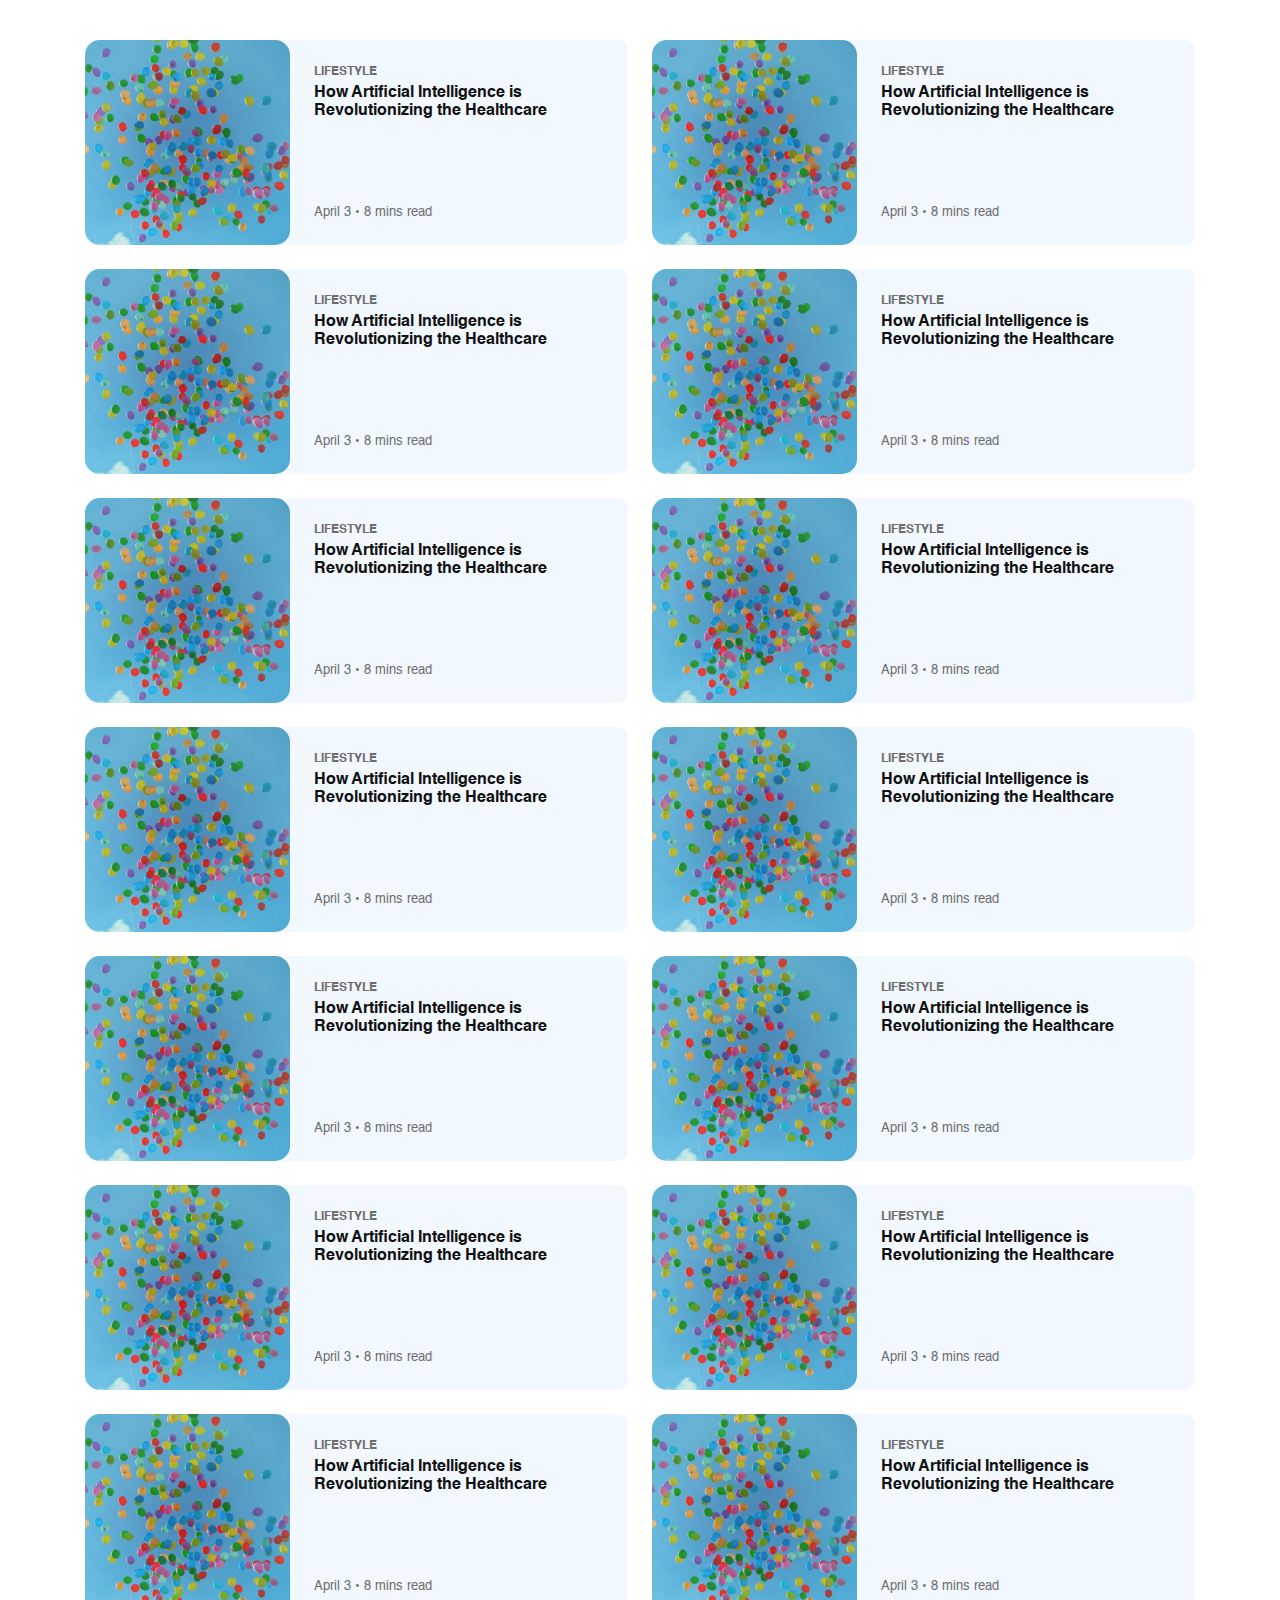
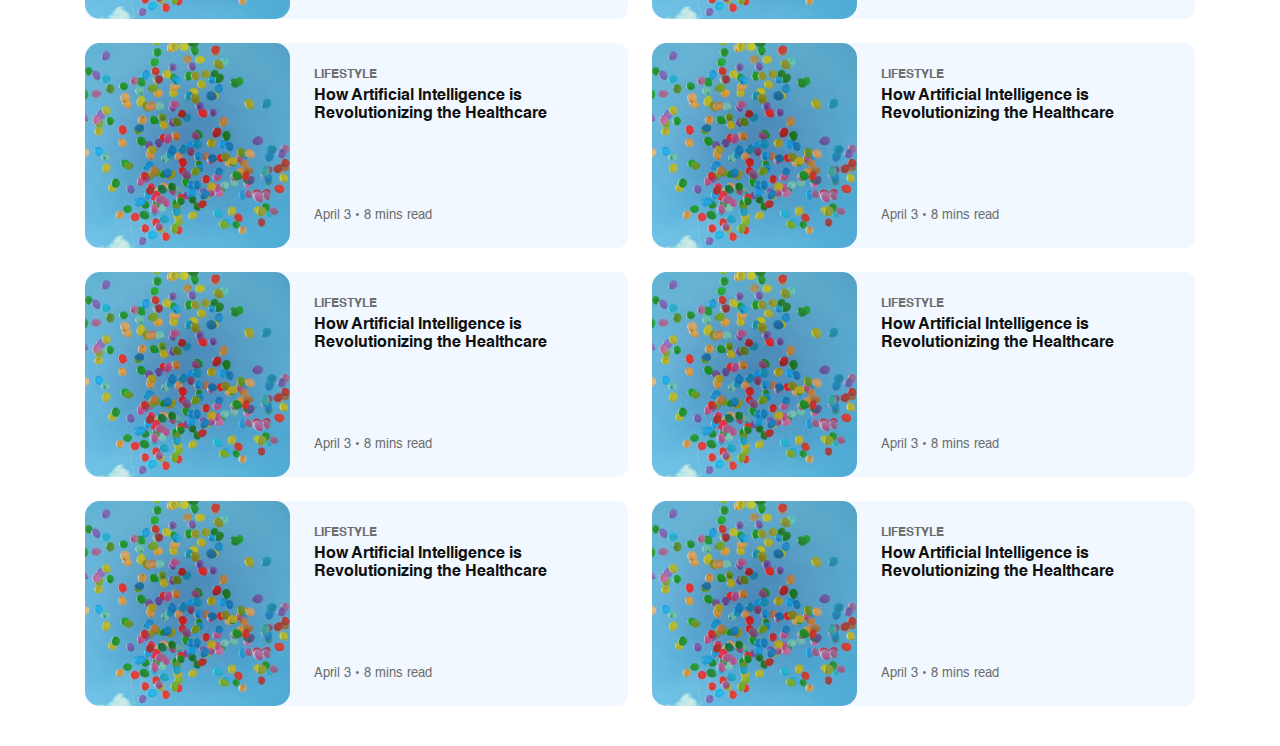
<file: raisini/blog/category.html>
<!doctype html>
<html lang="ru">
<head>
  <meta charset="UTF-8">
  <meta http-equiv="X-UA-Compatible" content="IE=edge">
  <meta name="viewport" content="width=device-width,initial-scale=1">
	<link rel="shortcut icon" href="favicon.ico" type="image/x-icon">
  <link rel="stylesheet" href="css/style.min.css">
  <title>Главная</title>
</head>

<body>
  <div class="wrapper">
    
    <main class="page">
      <div data-observ></div>
      <div class="category">
        <div class="category__container">
          <div class="category__list">
            <article class="box__post category__box">
              <div class="box__image category__box-image"><img src="images/lifestyle-3.png" alt="" class="box__img category__box-img"></div>
              <div class="box__text category__box-text">
                <a href="category.html" class="box__category category__box-category">lifestyle</a>
                <h3 class="box__title category__box-title"><a href="single.html" class="box__link category__box-link">How
                    Artificial Intelligence is Revolutionizing the Healthcare
                  </a></h3>
                <div class="box__info category__box-info"><span class="box__data category__box-data">April
                    3</span><span class="box__read category__box-read">8 mins read</span></div>
              </div>
            </article>
            <article class="box__post category__box">
              <div class="box__image category__box-image"><img src="images/lifestyle-3.png" alt="" class="box__img category__box-img"></div>
              <div class="box__text category__box-text">
                <a href="category.html" class="box__category category__box-category">lifestyle</a>
                <h3 class="box__title category__box-title"><a href="single.html" class="box__link category__box-link">How
                    Artificial Intelligence is Revolutionizing the Healthcare
                  </a></h3>
                <div class="box__info category__box-info"><span class="box__data category__box-data">April
                    3</span><span class="box__read category__box-read">8 mins read</span></div>
              </div>
            </article>
            <article class="box__post category__box">
              <div class="box__image category__box-image"><img src="images/lifestyle-3.png" alt="" class="box__img category__box-img"></div>
              <div class="box__text category__box-text">
                <a href="category.html" class="box__category category__box-category">lifestyle</a>
                <h3 class="box__title category__box-title"><a href="single.html" class="box__link category__box-link">How
                    Artificial Intelligence is Revolutionizing the Healthcare
                  </a></h3>
                <div class="box__info category__box-info"><span class="box__data category__box-data">April
                    3</span><span class="box__read category__box-read">8 mins read</span></div>
              </div>
            </article>
            <article class="box__post category__box">
              <div class="box__image category__box-image"><img src="images/lifestyle-3.png" alt="" class="box__img category__box-img"></div>
              <div class="box__text category__box-text">
                <a href="category.html" class="box__category category__box-category">lifestyle</a>
                <h3 class="box__title category__box-title"><a href="single.html" class="box__link category__box-link">How
                    Artificial Intelligence is Revolutionizing the Healthcare
                  </a></h3>
                <div class="box__info category__box-info"><span class="box__data category__box-data">April
                    3</span><span class="box__read category__box-read">8 mins read</span></div>
              </div>
            </article>
            <article class="box__post category__box">
              <div class="box__image category__box-image"><img src="images/lifestyle-3.png" alt="" class="box__img category__box-img"></div>
              <div class="box__text category__box-text">
                <a href="category.html" class="box__category category__box-category">lifestyle</a>
                <h3 class="box__title category__box-title"><a href="single.html" class="box__link category__box-link">How
                    Artificial Intelligence is Revolutionizing the Healthcare
                  </a></h3>
                <div class="box__info category__box-info"><span class="box__data category__box-data">April
                    3</span><span class="box__read category__box-read">8 mins read</span></div>
              </div>
            </article>
            <article class="box__post category__box">
              <div class="box__image category__box-image"><img src="images/lifestyle-3.png" alt="" class="box__img category__box-img"></div>
              <div class="box__text category__box-text">
                <a href="category.html" class="box__category category__box-category">lifestyle</a>
                <h3 class="box__title category__box-title"><a href="single.html" class="box__link category__box-link">How
                    Artificial Intelligence is Revolutionizing the Healthcare
                  </a></h3>
                <div class="box__info category__box-info"><span class="box__data category__box-data">April
                    3</span><span class="box__read category__box-read">8 mins read</span></div>
              </div>
            </article>
            <article class="box__post category__box">
              <div class="box__image category__box-image"><img src="images/lifestyle-3.png" alt="" class="box__img category__box-img"></div>
              <div class="box__text category__box-text">
                <a href="category.html" class="box__category category__box-category">lifestyle</a>
                <h3 class="box__title category__box-title"><a href="single.html" class="box__link category__box-link">How
                    Artificial Intelligence is Revolutionizing the Healthcare
                  </a></h3>
                <div class="box__info category__box-info"><span class="box__data category__box-data">April
                    3</span><span class="box__read category__box-read">8 mins read</span></div>
              </div>
            </article>
            <article class="box__post category__box">
              <div class="box__image category__box-image"><img src="images/lifestyle-3.png" alt="" class="box__img category__box-img"></div>
              <div class="box__text category__box-text">
                <a href="category.html" class="box__category category__box-category">lifestyle</a>
                <h3 class="box__title category__box-title"><a href="single.html" class="box__link category__box-link">How
                    Artificial Intelligence is Revolutionizing the Healthcare
                  </a></h3>
                <div class="box__info category__box-info"><span class="box__data category__box-data">April
                    3</span><span class="box__read category__box-read">8 mins read</span></div>
              </div>
            </article>
            <article class="box__post category__box">
              <div class="box__image category__box-image"><img src="images/lifestyle-3.png" alt="" class="box__img category__box-img"></div>
              <div class="box__text category__box-text">
                <a href="category.html" class="box__category category__box-category">lifestyle</a>
                <h3 class="box__title category__box-title"><a href="single.html" class="box__link category__box-link">How
                    Artificial Intelligence is Revolutionizing the Healthcare
                  </a></h3>
                <div class="box__info category__box-info"><span class="box__data category__box-data">April
                    3</span><span class="box__read category__box-read">8 mins read</span></div>
              </div>
            </article>
            <article class="box__post category__box">
              <div class="box__image category__box-image"><img src="images/lifestyle-3.png" alt="" class="box__img category__box-img"></div>
              <div class="box__text category__box-text">
                <a href="category.html" class="box__category category__box-category">lifestyle</a>
                <h3 class="box__title category__box-title"><a href="single.html" class="box__link category__box-link">How
                    Artificial Intelligence is Revolutionizing the Healthcare
                  </a></h3>
                <div class="box__info category__box-info"><span class="box__data category__box-data">April
                    3</span><span class="box__read category__box-read">8 mins read</span></div>
              </div>
            </article>
            <article class="box__post category__box">
              <div class="box__image category__box-image"><img src="images/lifestyle-3.png" alt="" class="box__img category__box-img"></div>
              <div class="box__text category__box-text">
                <a href="category.html" class="box__category category__box-category">lifestyle</a>
                <h3 class="box__title category__box-title"><a href="single.html" class="box__link category__box-link">How
                    Artificial Intelligence is Revolutionizing the Healthcare
                  </a></h3>
                <div class="box__info category__box-info"><span class="box__data category__box-data">April
                    3</span><span class="box__read category__box-read">8 mins read</span></div>
              </div>
            </article>
            <article class="box__post category__box">
              <div class="box__image category__box-image"><img src="images/lifestyle-3.png" alt="" class="box__img category__box-img"></div>
              <div class="box__text category__box-text">
                <a href="category.html" class="box__category category__box-category">lifestyle</a>
                <h3 class="box__title category__box-title"><a href="single.html" class="box__link category__box-link">How
                    Artificial Intelligence is Revolutionizing the Healthcare
                  </a></h3>
                <div class="box__info category__box-info"><span class="box__data category__box-data">April
                    3</span><span class="box__read category__box-read">8 mins read</span></div>
              </div>
            </article>
            <article class="box__post category__box">
              <div class="box__image category__box-image"><img src="images/lifestyle-3.png" alt="" class="box__img category__box-img"></div>
              <div class="box__text category__box-text">
                <a href="category.html" class="box__category category__box-category">lifestyle</a>
                <h3 class="box__title category__box-title"><a href="single.html" class="box__link category__box-link">How
                    Artificial Intelligence is Revolutionizing the Healthcare
                  </a></h3>
                <div class="box__info category__box-info"><span class="box__data category__box-data">April
                    3</span><span class="box__read category__box-read">8 mins read</span></div>
              </div>
            </article>
            <article class="box__post category__box">
              <div class="box__image category__box-image"><img src="images/lifestyle-3.png" alt="" class="box__img category__box-img"></div>
              <div class="box__text category__box-text">
                <a href="category.html" class="box__category category__box-category">lifestyle</a>
                <h3 class="box__title category__box-title"><a href="single.html" class="box__link category__box-link">How
                    Artificial Intelligence is Revolutionizing the Healthcare
                  </a></h3>
                <div class="box__info category__box-info"><span class="box__data category__box-data">April
                    3</span><span class="box__read category__box-read">8 mins read</span></div>
              </div>
            </article>
            <article class="box__post category__box">
              <div class="box__image category__box-image"><img src="images/lifestyle-3.png" alt="" class="box__img category__box-img"></div>
              <div class="box__text category__box-text">
                <a href="category.html" class="box__category category__box-category">lifestyle</a>
                <h3 class="box__title category__box-title"><a href="single.html" class="box__link category__box-link">How
                    Artificial Intelligence is Revolutionizing the Healthcare
                  </a></h3>
                <div class="box__info category__box-info"><span class="box__data category__box-data">April
                    3</span><span class="box__read category__box-read">8 mins read</span></div>
              </div>
            </article>
            <article class="box__post category__box">
              <div class="box__image category__box-image"><img src="images/lifestyle-3.png" alt="" class="box__img category__box-img"></div>
              <div class="box__text category__box-text">
                <a href="category.html" class="box__category category__box-category">lifestyle</a>
                <h3 class="box__title category__box-title"><a href="single.html" class="box__link category__box-link">How
                    Artificial Intelligence is Revolutionizing the Healthcare
                  </a></h3>
                <div class="box__info category__box-info"><span class="box__data category__box-data">April
                    3</span><span class="box__read category__box-read">8 mins read</span></div>
              </div>
            </article>
            <article class="box__post category__box">
              <div class="box__image category__box-image"><img src="images/lifestyle-3.png" alt="" class="box__img category__box-img"></div>
              <div class="box__text category__box-text">
                <a href="category.html" class="box__category category__box-category">lifestyle</a>
                <h3 class="box__title category__box-title"><a href="single.html" class="box__link category__box-link">How
                    Artificial Intelligence is Revolutionizing the Healthcare
                  </a></h3>
                <div class="box__info category__box-info"><span class="box__data category__box-data">April
                    3</span><span class="box__read category__box-read">8 mins read</span></div>
              </div>
            </article>
            <article class="box__post category__box">
              <div class="box__image category__box-image"><img src="images/lifestyle-3.png" alt="" class="box__img category__box-img"></div>
              <div class="box__text category__box-text">
                <a href="category.html" class="box__category category__box-category">lifestyle</a>
                <h3 class="box__title category__box-title"><a href="single.html" class="box__link category__box-link">How
                    Artificial Intelligence is Revolutionizing the Healthcare
                  </a></h3>
                <div class="box__info category__box-info"><span class="box__data category__box-data">April
                    3</span><span class="box__read category__box-read">8 mins read</span></div>
              </div>
            </article>
            <article class="box__post category__box">
              <div class="box__image category__box-image"><img src="images/lifestyle-3.png" alt="" class="box__img category__box-img"></div>
              <div class="box__text category__box-text">
                <a href="category.html" class="box__category category__box-category">lifestyle</a>
                <h3 class="box__title category__box-title"><a href="single.html" class="box__link category__box-link">How
                    Artificial Intelligence is Revolutionizing the Healthcare
                  </a></h3>
                <div class="box__info category__box-info"><span class="box__data category__box-data">April
                    3</span><span class="box__read category__box-read">8 mins read</span></div>
              </div>
            </article>
            <article class="box__post category__box">
              <div class="box__image category__box-image"><img src="images/lifestyle-3.png" alt="" class="box__img category__box-img"></div>
              <div class="box__text category__box-text">
                <a href="category.html" class="box__category category__box-category">lifestyle</a>
                <h3 class="box__title category__box-title"><a href="single.html" class="box__link category__box-link">How
                    Artificial Intelligence is Revolutionizing the Healthcare
                  </a></h3>
                <div class="box__info category__box-info"><span class="box__data category__box-data">April
                    3</span><span class="box__read category__box-read">8 mins read</span></div>
              </div>
            </article>
          </div>
        </div>
      </div>

    </main>
    
  </div>
  <script src="js/app.min.js"></script>
</body>

</html>
</file>
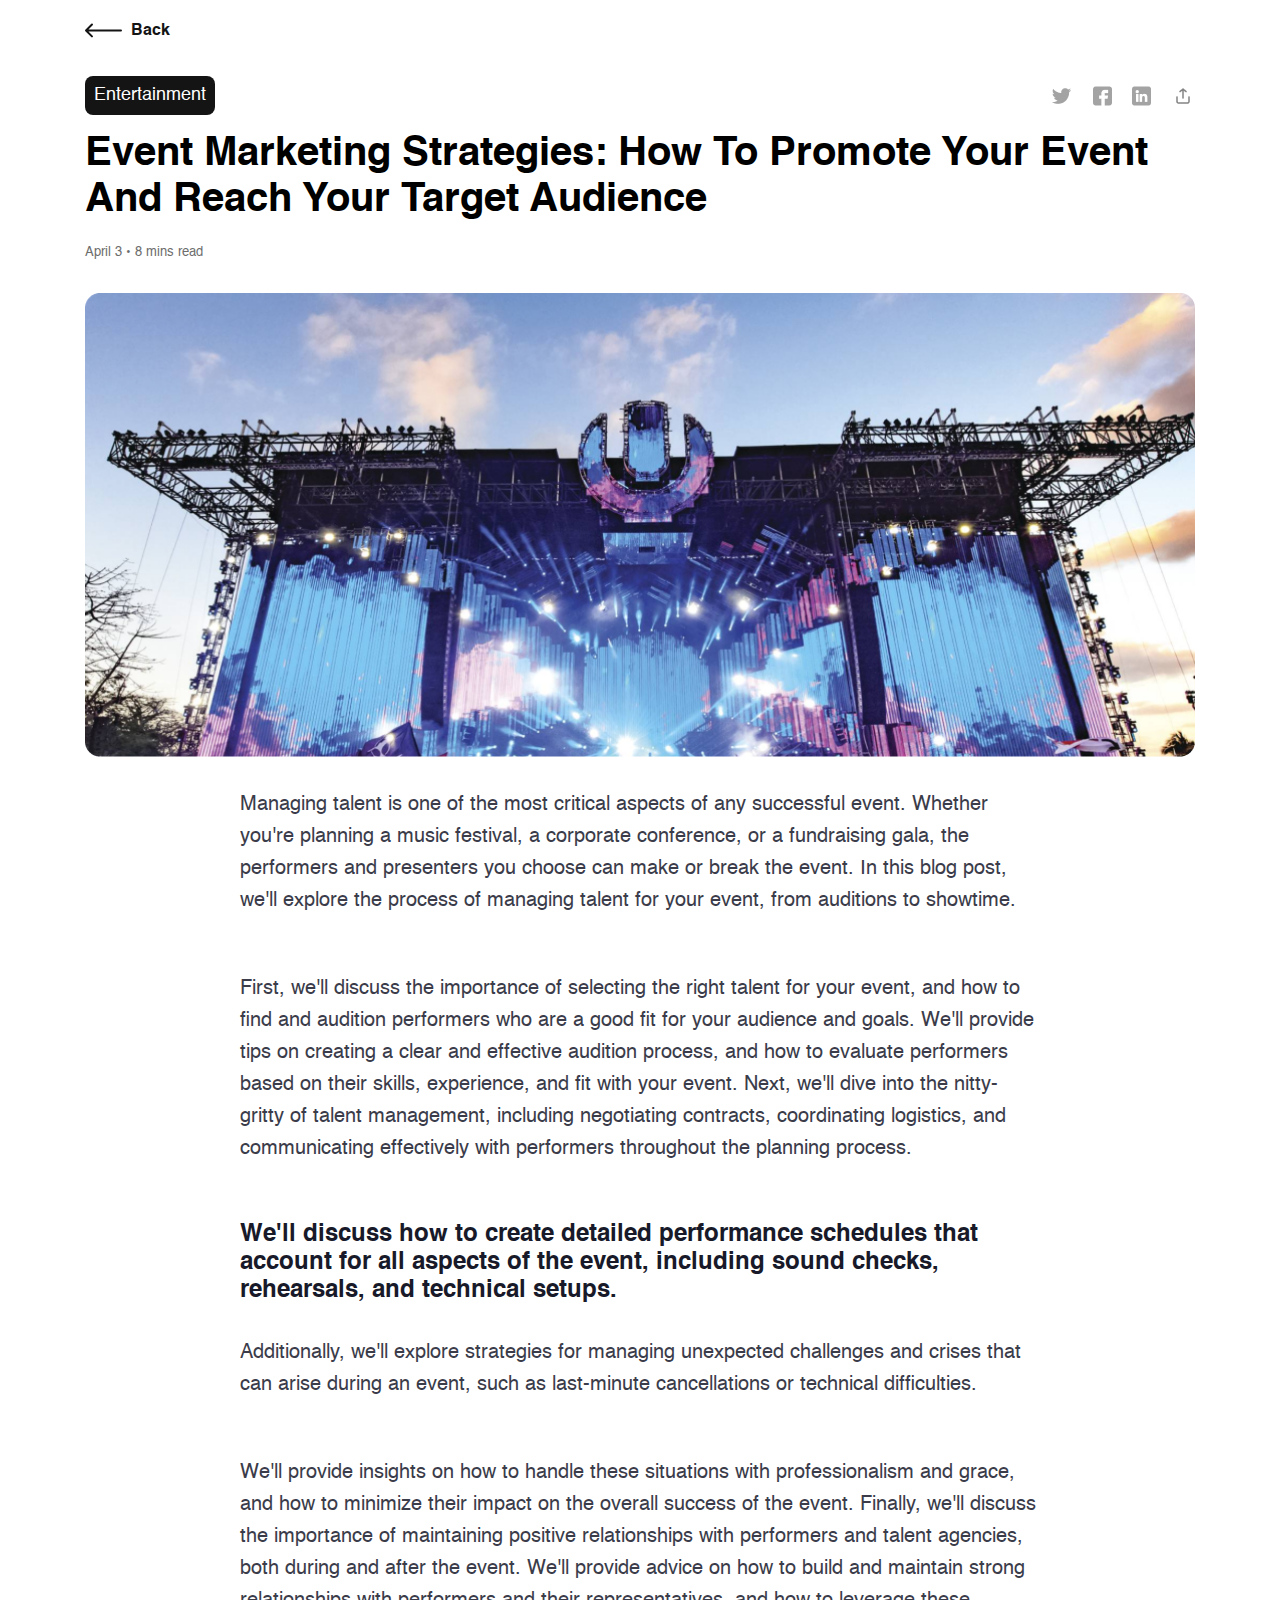
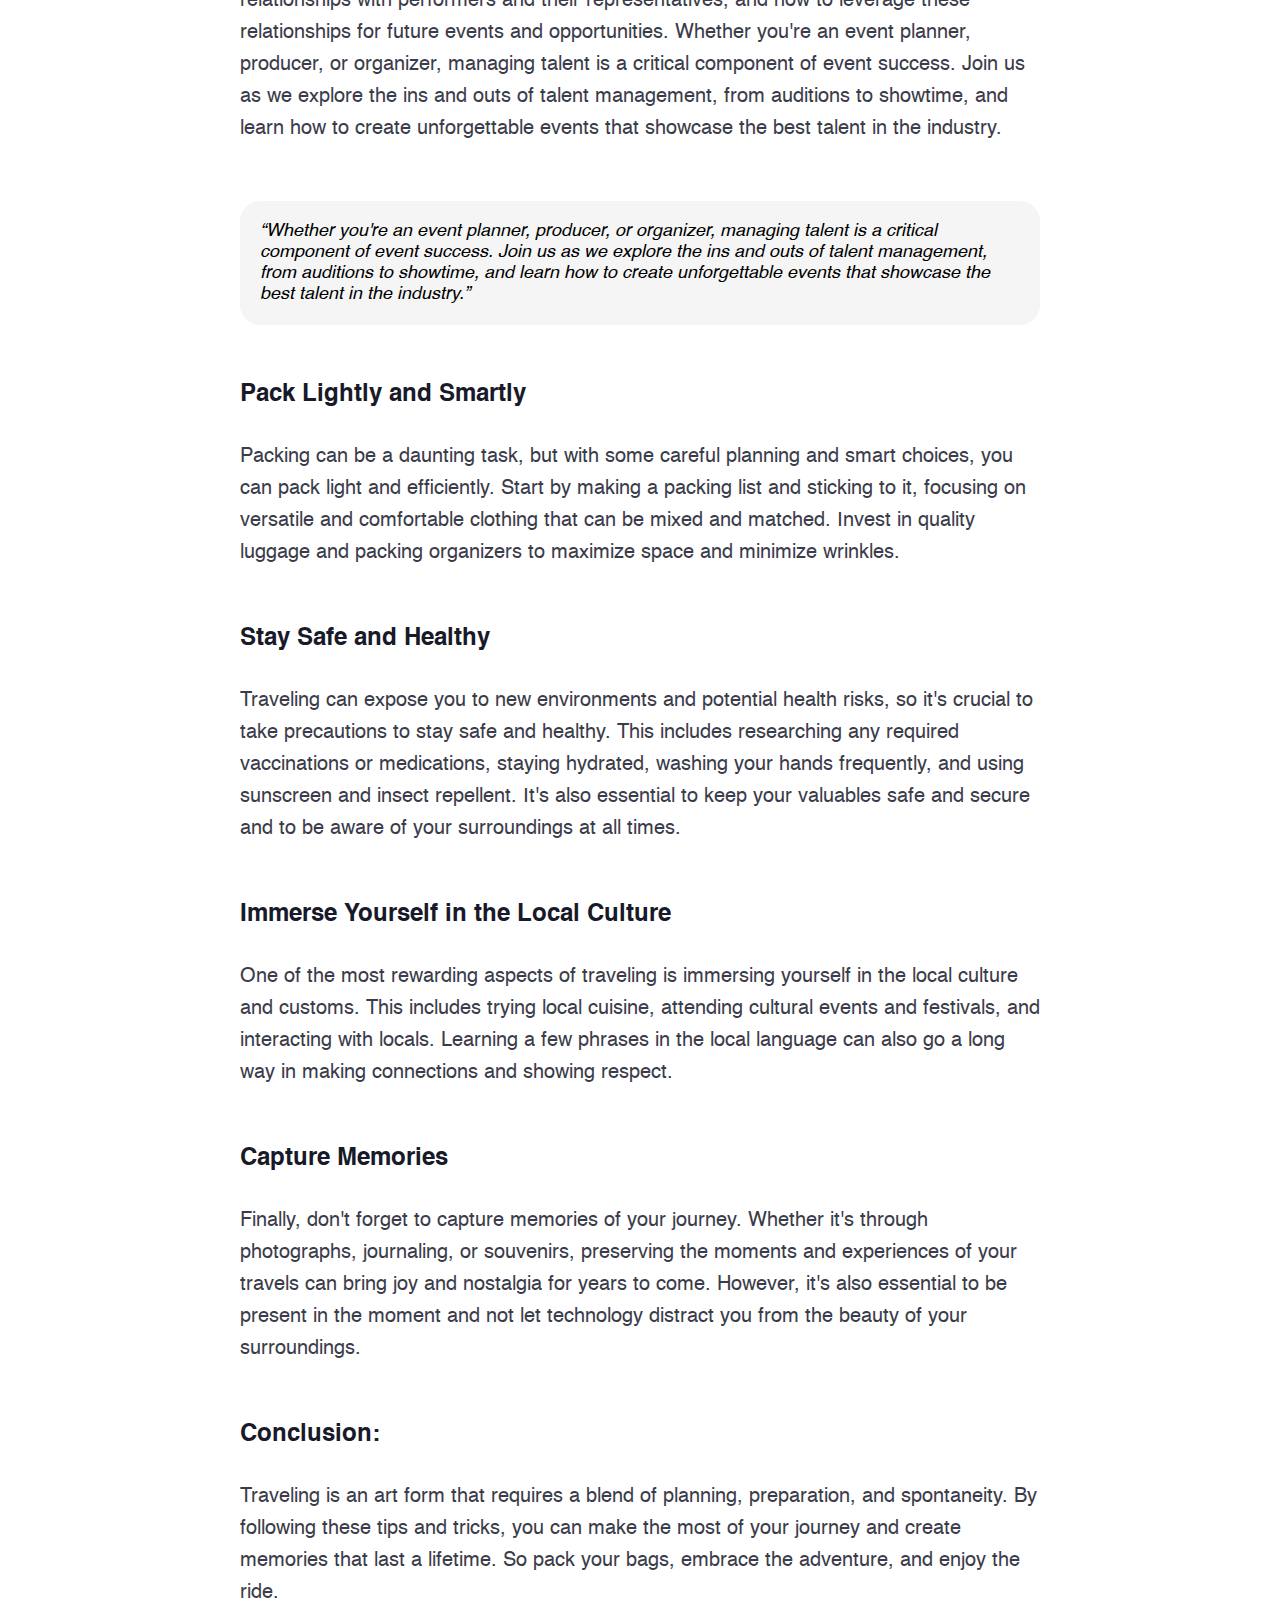
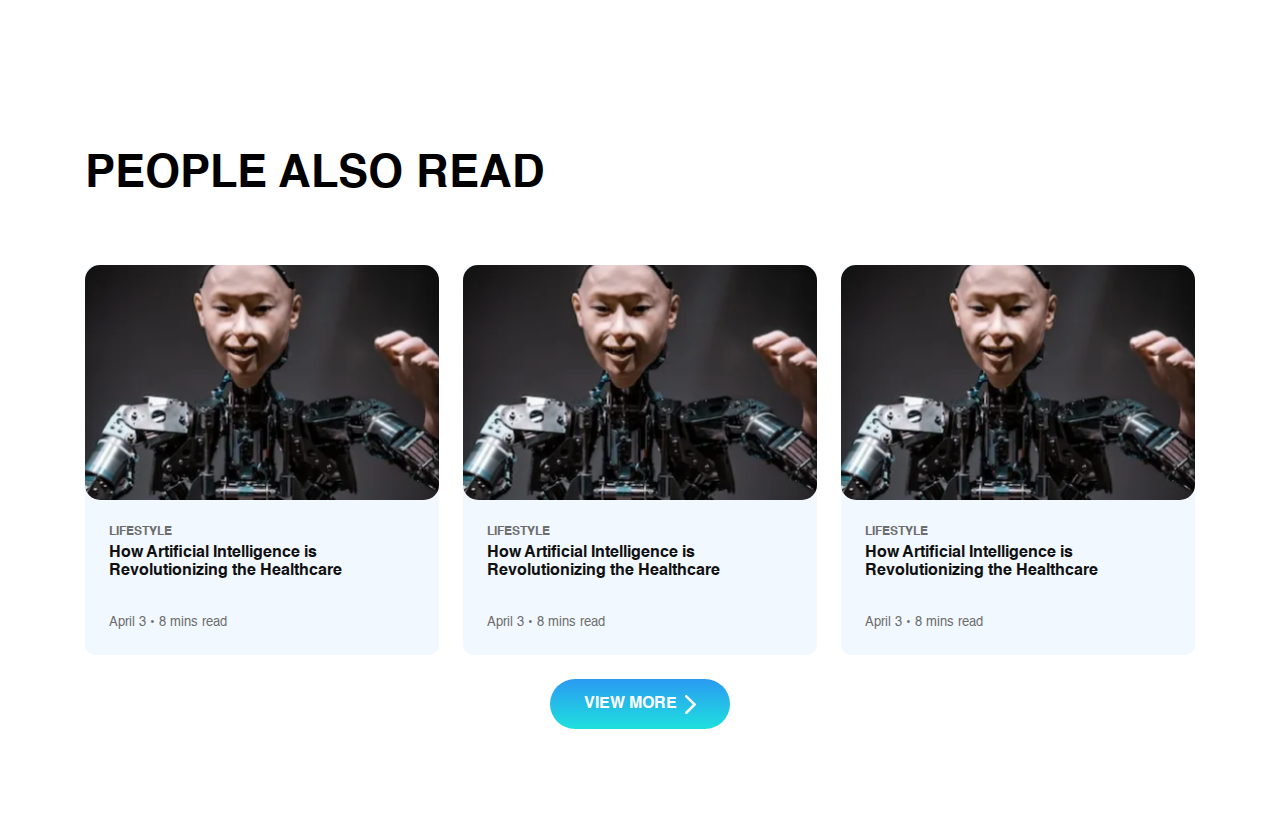
<file: raisini/blog/single.html>
<!doctype html>
<html lang="ru">
<head>
  <meta charset="UTF-8">
  <meta http-equiv="X-UA-Compatible" content="IE=edge">
  <meta name="viewport" content="width=device-width,initial-scale=1">
	<link rel="shortcut icon" href="favicon.ico" type="image/x-icon">
  <link rel="stylesheet" href="css/style.min.css">
  <title>Главная</title>
</head>

<body>
  <div class="wrapper">
    
    <main class="page">
      <div data-observ></div>
      <div class="single">
        <div class="single__container">
          <a href="javascript:history.back()" class="back__btn">
            <svg width="39" height="21" viewBox="0 0 39 21" fill="none" xmlns="http://www.w3.org/2000/svg">
              <path d="M6.95853 16.3897L1.03125 10.4624L6.95853 4.53516M1.85448 10.4624L35.9993 10.4624" stroke="#141414" stroke-width="1.97576" stroke-linecap="round" stroke-linejoin="round"/>
            </svg>
            Back</a>
          <div class="single__header">
            <a href="category.html" class="single__category">Entertainment</a>
            <div class="single__share">
              <a href="#" class="single__share-link"><img src="images/share/twitter.png" alt="" class="single__share-link"></a>
              <a href="#" class="single__share-link"><img src="images/share/facebook.png" alt="" class="single__share-link"></a>
              <a href="#" class="single__share-link"><img src="images/share/linkedin.png" alt="" class="single__share-link"></a>
              <a href="#" class="single__share-link"><img src="images/share/share.png" alt="" class="single__share-link"></a>
            </div>

          </div>
          <h1 class="single__title">Event Marketing Strategies: How to Promote Your Event and Reach Your Target
            Audience</h1>
          <div class="box__info single__info"><span class="box__data single__data">April
              3</span><span class="box__read single__read">8 mins read</span></div>
          <img src="images/single.png" alt="" class="single__image">
          <section class="single__content">
            <p>Managing talent is one of the most critical aspects of any successful event. Whether you're planning a
              music festival, a corporate conference, or a fundraising gala, the performers and presenters you choose
              can make or break the event. In this blog post, we'll explore the process of managing talent for your
              event, from auditions to showtime.</p>
            <p>First, we'll discuss the importance of selecting the right talent for your event, and how to find and
              audition performers who are a good fit for your audience and goals. We'll provide tips on creating a clear
              and effective audition process, and how to evaluate performers based on their skills, experience, and fit
              with your event.
              Next, we'll dive into the nitty-gritty of talent management, including negotiating contracts, coordinating
              logistics, and communicating effectively with performers throughout the planning process. </p>
            <h2>We'll discuss how to create detailed performance schedules that account for all aspects of the event,
              including sound checks, rehearsals, and technical setups.</h2>
            <p>Additionally, we'll explore strategies for managing unexpected challenges and crises that can arise
              during an event, such as last-minute cancellations or technical difficulties. </p>
            <p>We'll provide insights on how to handle these situations with professionalism and grace, and how to
              minimize their impact on the overall success of the event.
              Finally, we'll discuss the importance of maintaining positive relationships with performers and talent
              agencies, both during and after the event. We'll provide advice on how to build and maintain strong
              relationships with performers and their representatives, and how to leverage these relationships for
              future events and opportunities.
              Whether you're an event planner, producer, or organizer, managing talent is a critical component of event
              success. Join us as we explore the ins and outs of talent management, from auditions to showtime, and
              learn how to create unforgettable events that showcase the best talent in the industry.</p>
            <blockquote>
              <p>“Whether you're an event planner, producer, or organizer, managing talent is a critical component of
                event success. Join us as we explore the ins and outs of talent management, from auditions to showtime,
                and learn how to create unforgettable events that showcase the best talent in the industry.”</p>
            </blockquote>
            <h2>Pack Lightly and Smartly</h2>
            <p>Packing can be a daunting task, but with some careful planning and smart choices, you can pack light and
              efficiently. Start by making a packing list and sticking to it, focusing on versatile and comfortable
              clothing that can be mixed and matched. Invest in quality luggage and packing organizers to maximize space
              and minimize wrinkles.</p>
            <h2>Stay Safe and Healthy</h2>
            <p>Traveling can expose you to new environments and potential health risks, so it's crucial to take
              precautions to stay safe and healthy. This includes researching any required vaccinations or medications,
              staying hydrated, washing your hands frequently, and using sunscreen and insect repellent. It's also
              essential to keep your valuables safe and secure and to be aware of your surroundings at all times.</p>
            <h2>Immerse Yourself in the Local Culture</h2>
            <p>One of the most rewarding aspects of traveling is immersing yourself in the local culture and customs.
              This includes trying local cuisine, attending cultural events and festivals, and interacting with locals.
              Learning a few phrases in the local language can also go a long way in making connections and showing
              respect.</p>
            <h2>Capture Memories</h2>
            <p>Finally, don't forget to capture memories of your journey. Whether it's through photographs, journaling,
              or souvenirs, preserving the moments and experiences of your travels can bring joy and nostalgia for years
              to come. However, it's also essential to be present in the moment and not let technology distract you from
              the beauty of your surroundings.</p>
            <h2>Conclusion:</h2>
            <p>Traveling is an art form that requires a blend of planning, preparation, and spontaneity. By following
              these tips and tricks, you can make the most of your journey and create memories that last a lifetime. So
              pack your bags, embrace the adventure, and enjoy the ride.</p>
          </section>
          <div class="single__posts">
            <h2 class="single__posts-title">People also read</h2>
            <div class="box__post single__box">
              <div class="box__image single__box-image"><img src="images/music.png" alt="" class="box__img single__box-img">
              </div>
              <div class="box__text single__box-text">
                <a href="category.html" class="box__category single__box-category">lifestyle</a>
                <h3 class="box__title single__box-title"><a href="single.html" class="box__link single__box-link">How
                    Artificial Intelligence is Revolutionizing the Healthcare
                  </a></h3>
                <div class="box__info single__box-info"><span class="box__data single__box-date">April 3</span><span class="box__read single__box-read">8 mins read</span></div>
              </div>
            </div>
            <div class="box__post single__box">
              <div class="box__image single__box-image"><img src="images/music.png" alt="" class="box__img single__box-img">
              </div>
              <div class="box__text single__box-text">
                <a href="category.html" class="box__category single__box-category">lifestyle</a>
                <h3 class="box__title single__box-title"><a href="single.html" class="box__link single__box-link">How
                    Artificial Intelligence is Revolutionizing the Healthcare
                  </a></h3>
                <div class="box__info single__box-info"><span class="box__data single__box-date">April 3</span><span class="box__read single__box-read">8 mins read</span></div>
              </div>
            </div>
            <div class="box__post single__box">
              <div class="box__image single__box-image"><img src="images/music.png" alt="" class="box__img single__box-img">
              </div>
              <div class="box__text single__box-text">
                <a href="category.html" class="box__category single__box-category">lifestyle</a>
                <h3 class="box__title single__box-title"><a href="single.html" class="box__link single__box-link">How
                    Artificial Intelligence is Revolutionizing the Healthcare
                  </a></h3>
                <div class="box__info single__box-info"><span class="box__data single__box-date">April 3</span><span class="box__read single__box-read">8 mins read</span></div>
              </div>
            </div>
            <a href="#" class="btn__link single__posts-btn">VIEW MORE
              <svg width="11" height="19" viewBox="0 0 11 19" fill="none" xmlns="http://www.w3.org/2000/svg">
                <path d="M2.17972 0.37599L10.7212 8.79815C10.8226 8.89842 10.8945 9.00704 10.9371 9.12401C10.9797 9.24098 11.0007 9.36631 11 9.5C11 9.63369 10.979 9.75902 10.9371 9.87599C10.8952 9.99296 10.8232 10.1016 10.7212 10.2018L2.17972 18.6491C1.94316 18.883 1.64746 19 1.29262 19C0.937786 19 0.633639 18.8747 0.380184 18.624C0.126728 18.3734 0 18.0809 0 17.7467C0 17.4125 0.126728 17.1201 0.380184 16.8694L7.83179 9.5L0.380184 2.13061C0.143625 1.89666 0.0253448 1.60823 0.0253448 1.26533C0.0253448 0.922428 0.152073 0.62598 0.405529 0.37599C0.658985 0.12533 0.954683 0 1.29262 0C1.63057 0 1.92626 0.12533 2.17972 0.37599Z" fill="white"/>
              </svg>
            </a>
          </div>
        </div>
      </div>
    </main>
    
  </div>
  <script src="js/app.min.js"></script>
</body>

</html>
</file>
<file: raisini/blog/css/style.min.css>
@charset "UTF-8";@font-face{font-family:Helvetica;font-display:swap;src:url(../fonts/Helvetica-Bold.woff2) format("woff2"),url(../fonts/Helvetica-Bold.woff) format("woff");font-weight:700;font-style:normal}@font-face{font-family:Helvetica;font-display:swap;src:url(../fonts/Helvetica.woff2) format("woff2"),url(../fonts/Helvetica.woff) format("woff");font-weight:400;font-style:normal}@font-face{font-family:Helvetica;font-display:swap;src:url(../fonts/Helvetica-Oblique.woff2) format("woff2"),url(../fonts/Helvetica-Oblique.woff) format("woff");font-weight:400;font-style:italic}*{padding:0;margin:0;border:0;-webkit-box-sizing:border-box;box-sizing:border-box;color:#000}:after,:before{-webkit-box-sizing:border-box;box-sizing:border-box}:active,:focus{outline:0}a:active,a:focus{outline:0}aside,footer,header,nav{display:block}body,html{width:100%;height:100%;font-size:1rem!important;font-family:Helvetica,sans-serif;font-weight:400;line-height:1.15}button,input,textarea{font-family:inherit}input::-ms-clear{display:none}button{cursor:pointer}button::-moz-focus-inner{padding:0;border:0}a{text-decoration:none}a:visited{text-decoration:none}a:hover{text-decoration:none}li,ul{list-style:none}img{vertical-align:top}h1,h2,h3,h4,h5,h6{font-size:inherit;font-weight:400}sup{color:inherit}*{scrollbar-width:.5rem;scrollbar-color:#000 #d6d6d6}::-webkit-scrollbar{width:.5rem;background-color:#fff}::-webkit-scrollbar-track{-webkit-box-shadow:inset 0 0 .375rem rgba(0,0,0,.2);box-shadow:inset 0 0 .375rem rgba(0,0,0,.2);border-radius:.25rem;background:#eee}::-webkit-scrollbar-thumb{border-radius:.25rem;border:0 none #fff;background-color:#1a1a1a;-webkit-transition:all 280ms ease-in-out;transition:all 280ms ease-in-out}::-webkit-scrollbar-thumb:hover{background-color:#000}body.lock{overflow:hidden;-ms-touch-action:none;touch-action:none}[class*=__container]{max-width:71.875rem;margin:0 auto;padding:0 1.25rem}[class*=-ibg]{position:relative}[class*=-ibg] img{position:absolute;width:100%;height:100%;top:0;left:0;-o-object-fit:cover;object-fit:cover}[class*=-ibg_contain] img{-o-object-fit:contain;object-fit:contain}[class*=_overlay-bg]{position:fixed;top:0;left:0;width:100%;height:100%;opacity:0;visibility:hidden;-webkit-transition:all 280ms ease-in-out 0s;-o-transition:all 280ms ease-in-out 0s;transition:all 280ms ease-in-out 0s;z-index:2000;padding:3.75rem .9375rem;overflow-y:auto}[class*=_overlay-bg]._is-open{opacity:1;visibility:visible}.wrapper{display:-webkit-box;display:-ms-flexbox;display:flex;-webkit-box-orient:vertical;-webkit-box-direction:normal;-ms-flex-direction:column;flex-direction:column;min-height:100%;overflow:hidden}.page{position:relative;-webkit-box-flex:1;-ms-flex:1 1 auto;flex:1 1 auto}.page [data-observ]{position:absolute;top:0;left:0;width:100%;height:.125rem;background:0 0;pointer-events:none}.page_start{padding-top:6.25rem}.btn__link{background:-webkit-gradient(linear,left top,left bottom,from(#2a9af2),to(#1fe0de));background:-o-linear-gradient(top,#2a9af2 0,#1fe0de 100%);background:linear-gradient(180deg,#2a9af2 0,#1fe0de 100%);border-radius:100px;font-weight:700;font-size:16px;line-height:18px;text-transform:uppercase;color:#fff;display:-webkit-box;display:-ms-flexbox;display:flex;-webkit-box-align:center;-ms-flex-align:center;align-items:center;-webkit-box-pack:center;-ms-flex-pack:center;justify-content:center;-webkit-transition:all .5s;-o-transition:all .5s;transition:all .5s}.btn__link svg path{-webkit-transition:all .5s;-o-transition:all .5s;transition:all .5s}.btn__link:hover{color:#000}.btn__link:hover svg path{fill:#000}.big-post__wrapper{position:relative}.big-post__content{position:absolute;display:-webkit-box;display:-ms-flexbox;display:flex;-webkit-box-orient:vertical;-webkit-box-direction:normal;-ms-flex-direction:column;flex-direction:column;z-index:1;left:1.5rem;bottom:1.5rem;gap:.75rem}.big-post__img{max-width:100%;height:auto;z-index:-1}.big-post__category{font-size:15px;line-height:17px;color:#fff}.big-post__title{color:#fff;font-weight:700;font-size:36px;line-height:41px;color:#fff;max-width:37.5rem}.big-post__title a{color:inherit}.big-post__info{display:-webkit-box;display:-ms-flexbox;display:flex}.big-post__date,.big-post__read{font-size:14px;line-height:23px;color:#fff}.big-post__date::after{content:" •"}.box__post{background:#f1f8ff;border-radius:10px;overflow:hidden;position:relative}.box__post:hover .box__img{-webkit-transform:scale(1.03);-ms-transform:scale(1.03);transform:scale(1.03)}.box__permalink{position:absolute;height:100%;width:100%;top:0;left:0;right:0;bottom:0}.box__img{-webkit-transition:all .5s;-o-transition:all .5s;transition:all .5s}.box__category{font-weight:700;font-size:12px;line-height:16px;color:#6d6d6d;margin-bottom:.25rem;text-transform:uppercase;display:-webkit-box;display:-ms-flexbox;display:flex}.box__title{font-weight:700;color:#101010;margin-bottom:2rem}.box__link{color:inherit;font-size:inherit}.box__info span{font-size:13px;line-height:15px;color:#6d6d6d}.box__data::after{content:" • "}.section__title{font-weight:700;font-size:45px;line-height:52px;text-transform:uppercase;margin-bottom:.25rem}.section__subtitle{font-size:18px;line-height:21px;color:#595959;margin-bottom:2.5rem}.swiper-button-disabled{background:#6d6d6d!important}.back__btn{display:-webkit-box;display:-ms-flexbox;display:flex;-webkit-box-align:center;-ms-flex-align:center;align-items:center;gap:7px;font-weight:700;font-size:16px;line-height:18px;color:#141414;margin-bottom:2.1875rem}.header{width:100%}.header__container{height:6.25rem;display:-webkit-box;display:-ms-flexbox;display:flex;-webkit-box-align:center;-ms-flex-align:center;align-items:center}.footer{padding:1.25rem 0;background:#000}.footer__container{display:-webkit-box;display:-ms-flexbox;display:flex;-webkit-box-align:center;-ms-flex-align:center;align-items:center}.featured-article{margin-top:2.5rem;padding-bottom:6.5rem}.featured-article__title{margin-bottom:2.5rem}.featured-article__img{width:100%;height:30.8125rem;-o-object-fit:cover;object-fit:cover;-o-object-position:center center;object-position:center center;position:relative}.featured-article__img::after{content:"";position:absolute;width:100%;display:-webkit-box;display:-ms-flexbox;display:flex;height:75%;left:0;right:0;bottom:0;background:-webkit-gradient(linear,left bottom,left top,from(rgba(0,0,0,.8)),color-stop(12.83%,rgba(0,0,0,.773)),color-stop(24%,rgba(0,0,0,.725)),color-stop(33.77%,rgba(0,0,0,.667)),color-stop(42.37%,rgba(0,0,0,.592)),color-stop(50.07%,rgba(0,0,0,.51)),color-stop(57.13%,rgba(0,0,0,.42)),color-stop(63.78%,rgba(0,0,0,.333)),color-stop(70.3%,rgba(0,0,0,.247)),color-stop(76.92%,rgba(0,0,0,.165)),color-stop(83.91%,rgba(0,0,0,.098)),color-stop(91.52%,rgba(0,0,0,.04)),to(rgba(0,0,0,0)));background:-o-linear-gradient(bottom,rgba(0,0,0,.8) 0,rgba(0,0,0,.773) 12.83%,rgba(0,0,0,.725) 24%,rgba(0,0,0,.667) 33.77%,rgba(0,0,0,.592) 42.37%,rgba(0,0,0,.51) 50.07%,rgba(0,0,0,.42) 57.13%,rgba(0,0,0,.333) 63.78%,rgba(0,0,0,.247) 70.3%,rgba(0,0,0,.165) 76.92%,rgba(0,0,0,.098) 83.91%,rgba(0,0,0,.04) 91.52%,rgba(0,0,0,0) 100%);background:linear-gradient(0deg,rgba(0,0,0,.8) 0,rgba(0,0,0,.773) 12.83%,rgba(0,0,0,.725) 24%,rgba(0,0,0,.667) 33.77%,rgba(0,0,0,.592) 42.37%,rgba(0,0,0,.51) 50.07%,rgba(0,0,0,.42) 57.13%,rgba(0,0,0,.333) 63.78%,rgba(0,0,0,.247) 70.3%,rgba(0,0,0,.165) 76.92%,rgba(0,0,0,.098) 83.91%,rgba(0,0,0,.04) 91.52%,rgba(0,0,0,0) 100%)}.featured-article__post{border-radius:10px;overflow:hidden}.featured{background:-o-linear-gradient(342.72deg,#000 -3.59%,#000 102.85%),#94ffda;background:linear-gradient(107.28deg,#000 -3.59%,#000 102.85%),#94ffda;padding:3.75rem 1.25rem 7.8125rem}.featured__title{color:#fff;margin-bottom:.25rem}.featured__subtitle{color:#fff;margin-bottom:5.3125rem}.featured__box{z-index:-1;-webkit-transform:scale(.8);-ms-transform:scale(.8);transform:scale(.8);border-radius:10px;opacity:0;-webkit-transition:-webkit-transform .5s;transition:-webkit-transform .5s;-o-transition:transform .5s;transition:transform .5s;transition:transform .5s,-webkit-transform .5s;height:100%;overflow:hidden}.featured__box:hover{-webkit-transform:scale(.9);-ms-transform:scale(.9);transform:scale(.9)}.featured__box.swiper-slide-active{z-index:0;-webkit-transform:scale(1);-ms-transform:scale(1);transform:scale(1);opacity:1}.featured__box.swiper-slide-active:hover{-webkit-transform:scale(1.05);-ms-transform:scale(1.05);transform:scale(1.05)}.featured__box.swiper-slide-next,.featured__box.swiper-slide-prev{opacity:1}.featured__box-img{width:100%;height:100%;-o-object-fit:cover;object-fit:cover;-o-object-position:center center;object-position:center center;position:relative}.featured__box-img::after{content:"";position:absolute;width:100%;display:-webkit-box;display:-ms-flexbox;display:flex;height:75%;left:0;right:0;bottom:0;background:-webkit-gradient(linear,left bottom,left top,from(rgba(0,0,0,.8)),color-stop(12.83%,rgba(0,0,0,.773)),color-stop(24%,rgba(0,0,0,.725)),color-stop(33.77%,rgba(0,0,0,.667)),color-stop(42.37%,rgba(0,0,0,.592)),color-stop(50.07%,rgba(0,0,0,.51)),color-stop(57.13%,rgba(0,0,0,.42)),color-stop(63.78%,rgba(0,0,0,.333)),color-stop(70.3%,rgba(0,0,0,.247)),color-stop(76.92%,rgba(0,0,0,.165)),color-stop(83.91%,rgba(0,0,0,.098)),color-stop(91.52%,rgba(0,0,0,.04)),to(rgba(0,0,0,0)));background:-o-linear-gradient(bottom,rgba(0,0,0,.8) 0,rgba(0,0,0,.773) 12.83%,rgba(0,0,0,.725) 24%,rgba(0,0,0,.667) 33.77%,rgba(0,0,0,.592) 42.37%,rgba(0,0,0,.51) 50.07%,rgba(0,0,0,.42) 57.13%,rgba(0,0,0,.333) 63.78%,rgba(0,0,0,.247) 70.3%,rgba(0,0,0,.165) 76.92%,rgba(0,0,0,.098) 83.91%,rgba(0,0,0,.04) 91.52%,rgba(0,0,0,0) 100%);background:linear-gradient(0deg,rgba(0,0,0,.8) 0,rgba(0,0,0,.773) 12.83%,rgba(0,0,0,.725) 24%,rgba(0,0,0,.667) 33.77%,rgba(0,0,0,.592) 42.37%,rgba(0,0,0,.51) 50.07%,rgba(0,0,0,.42) 57.13%,rgba(0,0,0,.333) 63.78%,rgba(0,0,0,.247) 70.3%,rgba(0,0,0,.165) 76.92%,rgba(0,0,0,.098) 83.91%,rgba(0,0,0,.04) 91.52%,rgba(0,0,0,0) 100%)}.featured__box-content{opacity:0;-webkit-transition:all .5s;-o-transition:all .5s;transition:all .5s}.swiper-slide-active .featured__box-content{opacity:1;-webkit-transition:all .5s;-o-transition:all .5s;transition:all .5s}.featured__box-content{right:1.5rem}.featured__post-title{max-width:100%}.featured__slider{overflow:hidden}.featured__block{display:-webkit-inline-box;display:-ms-inline-flexbox;display:inline-flex;height:100%;-webkit-box-align:center;-ms-flex-align:center;align-items:center;max-height:25rem}.featured__wrapper{max-width:57.5rem;width:100%;display:-webkit-box;display:-ms-flexbox;display:flex;-webkit-box-align:center;-ms-flex-align:center;align-items:center;-webkit-box-pack:justify;-ms-flex-pack:justify;justify-content:space-between;padding:1.25rem 0;margin:0 auto}.featured__btn{border-radius:100px;display:-webkit-box;display:-ms-flexbox;display:flex;-webkit-box-pack:center;-ms-flex-pack:center;justify-content:center;-webkit-box-align:center;-ms-flex-align:center;align-items:center;padding:.25rem 1rem;min-width:7.375rem;font-weight:700;font-size:18px;line-height:26px;background:-o-linear-gradient(357.31deg,#2999f1 15.06%,#1ee0dd 73.49%);background:linear-gradient(92.69deg,#2999f1 15.06%,#1ee0dd 73.49%);-webkit-background-clip:text;-webkit-text-fill-color:transparent;background-clip:text;text-fill-color:transparent;position:relative}.featured__btn:before{position:absolute;top:0;left:0;right:0;bottom:0;width:100%;height:100%;display:-webkit-box;display:-ms-flexbox;display:flex;content:"";background-image:url('data:image/svg+xml, %3Csvg width="119" height="34" viewBox="0 0 119 34" fill="none" xmlns="http://www.w3.org/2000/svg"%3E%3Crect x="1.38751" y="1" width="117" height="32" rx="16" stroke="url(%23paint0_linear_239_1667)"/%3E%3Cdefs%3E%3ClinearGradient id="paint0_linear_239_1667" x1="20.758" y1="-7.0625" x2="90.9617" y2="4.7121" gradientUnits="userSpaceOnUse"%3E%3Cstop stop-color="%232999F1"/%3E%3Cstop offset="1" stop-color="%231EE0DD"/%3E%3C/linearGradient%3E%3C/defs%3E%3C/svg%3E');z-index:0;background-repeat:no-repeat;background-position:center center;background-size:contain}.featured__navigation{display:-webkit-box;display:-ms-flexbox;display:flex;gap:1.25rem}.featured__navigation .swiper-button-next,.featured__navigation .swiper-button-prev{display:-webkit-box;display:-ms-flexbox;display:flex;width:42px;height:42px;border-radius:50%;cursor:pointer;position:relative}.featured__navigation .swiper-button-next::after,.featured__navigation .swiper-button-prev::after{content:"";background-image:url('data:image/svg+xml, %3Csvg width="14" height="14" viewBox="0 0 14 14" fill="none" xmlns="http://www.w3.org/2000/svg"%3E%3Cpath d="M0.317176 7.85029L10.6617 7.85029L5.91018 12.6018L7.11718 13.8003L13.9172 7.00029L7.11718 0.200294L5.91868 1.39879L10.6617 6.15029L0.317176 6.15029L0.317176 7.85029Z" fill="white"/%3E%3C/svg%3E');width:100%;height:100%;display:-webkit-box;display:-ms-flexbox;display:flex;background-repeat:no-repeat;background-position:center center;z-index:1;position:absolute;-webkit-transition:all .5s;-o-transition:all .5s;transition:all .5s}.featured__navigation .swiper-button-next:hover::after,.featured__navigation .swiper-button-prev:hover::after{background-image:url('data:image/svg+xml, %3Csvg width="14" height="14" viewBox="0 0 14 14" fill="none" xmlns="http://www.w3.org/2000/svg"%3E%3Cpath d="M0.317176 7.85029L10.6617 7.85029L5.91018 12.6018L7.11718 13.8003L13.9172 7.00029L7.11718 0.200294L5.91868 1.39879L10.6617 6.15029L0.317176 6.15029L0.317176 7.85029Z" fill="black"/%3E%3C/svg%3E')}.featured__navigation .swiper-button-prev::before{content:"";min-width:100%;min-height:100%;display:-webkit-box;display:-ms-flexbox;display:flex;border-radius:50%;background:-o-linear-gradient(357.31deg,#2999f1 15.06%,#1ee0dd 73.49%);background:linear-gradient(92.69deg,#2999f1 15.06%,#1ee0dd 73.49%);opacity:.3;z-index:0}.featured__navigation .swiper-button-prev::after{-webkit-transform:rotate(180deg);-ms-transform:rotate(180deg);transform:rotate(180deg);opacity:1;z-index:1}.featured__navigation .swiper-button-next{background:-o-linear-gradient(357.31deg,#2999f1 15.06%,#1ee0dd 73.49%);background:linear-gradient(92.69deg,#2999f1 15.06%,#1ee0dd 73.49%)}.featured__pagination{display:-webkit-box;display:-ms-flexbox;display:flex;gap:1rem}.featured__pagination .swiper-pagination-bullet{display:-webkit-box;display:-ms-flexbox;display:flex;width:12px;height:12px;background:#6e6e73;border-radius:50%;cursor:pointer;-webkit-transition:.5s all;-o-transition:.5s all;transition:.5s all}.featured__pagination .swiper-pagination-bullet.swiper-pagination-bullet-active{background:#fff}.featured__pagination .swiper-pagination-bullet:hover{-webkit-transform:scale(1.1);-ms-transform:scale(1.1);transform:scale(1.1)}.substack{padding:6.5625rem 0}.substack__block{background:#f1f8ff;border-radius:15px;display:-webkit-box;display:-ms-flexbox;display:flex;-webkit-box-align:center;-ms-flex-align:center;align-items:center;-webkit-box-pack:justify;-ms-flex-pack:justify;justify-content:space-between;padding:1.875rem 5rem}.substack__text{display:-webkit-box;display:-ms-flexbox;display:flex;-webkit-box-orient:vertical;-webkit-box-direction:normal;-ms-flex-direction:column;flex-direction:column;gap:.5rem}.substack__suptitle{font-size:18px;line-height:21px;color:#030303}.substack__title{font-weight:700;font-size:60px;line-height:69px;color:#070707}.substack__btn{height:3.125rem;width:11.25rem}.substack__img{max-width:9.375rem;width:100%;height:auto}.lifestyle{margin-bottom:6.5rem}.lifestyle__block{display:-webkit-box;display:-ms-flexbox;display:flex;-ms-flex-wrap:wrap;flex-wrap:wrap;gap:1.5rem;margin-bottom:2.5rem}.lifestyle__box{width:calc(50% - 12px)}.lifestyle__box.first{width:100%;display:-webkit-box;display:-ms-flexbox;display:flex;max-height:33.4375rem}.lifestyle__box-image{height:21.5625rem}.first .lifestyle__box-image{width:60%;height:auto}.lifestyle__box-img{width:100%;height:100%;-o-object-fit:cover;object-fit:cover;-o-object-position:center center;object-position:center center}.lifestyle__box-text{padding:1.5rem}.first .lifestyle__box-text{width:40%;padding:5.25rem 1.5rem 1.5rem;display:-webkit-box;display:-ms-flexbox;display:flex;-webkit-box-orient:vertical;-webkit-box-direction:normal;-ms-flex-direction:column;flex-direction:column;-webkit-box-pack:justify;-ms-flex-pack:justify;justify-content:space-between}.lifestyle__box-category{margin-bottom:.25rem}.first .lifestyle__box-category{display:none}.lifestyle__box-title{font-size:24px;line-height:28px;margin-bottom:2rem}.first .lifestyle__box-title{font-size:32px;line-height:37px}.lifestyle__btn{width:11.25rem;height:3.125rem;gap:.5rem;margin:0 auto}.lifestyle__btn svg{max-height:1.1875rem}.entertainment{margin-bottom:6.5rem}.entertainment__block{display:-ms-grid;display:grid;-ms-grid-columns:(1fr)[8];grid-template-columns:repeat(8,1fr);-ms-grid-rows:(1fr)[4];grid-template-rows:repeat(4,1fr);grid-column-gap:1.5rem;grid-row-gap:1.5rem;margin-bottom:2.5rem}.entertainment__box{overflow:hidden}.entertainment__box:nth-of-type(1){-ms-grid-row:1;-ms-grid-row-span:4;-ms-grid-column:1;-ms-grid-column-span:4;grid-area:1/1/5/5}.entertainment__box:nth-of-type(2){-ms-grid-row:1;-ms-grid-row-span:2;-ms-grid-column:5;-ms-grid-column-span:2;grid-area:1/5/3/7}.entertainment__box:nth-of-type(3){-ms-grid-row:1;-ms-grid-row-span:2;-ms-grid-column:7;-ms-grid-column-span:2;grid-area:1/7/3/9}.entertainment__box:nth-of-type(4){-ms-grid-row:3;-ms-grid-row-span:2;-ms-grid-column:5;-ms-grid-column-span:2;grid-area:3/5/5/7}.entertainment__box:nth-of-type(5){-ms-grid-row:3;-ms-grid-row-span:2;-ms-grid-column:7;-ms-grid-column-span:2;grid-area:3/7/5/9}.entertainment__box-image{height:10.3125rem}.first .entertainment__box-image{height:75%}.entertainment__box-img{width:100%;height:100%;-o-object-fit:cover;object-fit:cover;-o-object-position:center center;object-position:center center}.entertainment__box-text{padding:1.5rem;display:-webkit-box;display:-ms-flexbox;display:flex;-webkit-box-orient:vertical;-webkit-box-direction:normal;-ms-flex-direction:column;flex-direction:column;margin-top:auto;-webkit-box-pack:justify;-ms-flex-pack:justify;justify-content:space-between}.first .entertainment__box-text{padding:1.5rem}.entertainment__btn{min-width:11.25rem;width:-webkit-max-content;width:-moz-max-content;width:max-content;height:3.125rem;gap:.5rem;margin:0 auto}.music{margin-bottom:5rem}.music__block{display:-webkit-box;display:-ms-flexbox;display:flex;-ms-flex-wrap:wrap;flex-wrap:wrap;gap:1.5rem}.music__box-text{padding:1.5rem}.music__block{margin-bottom:1.5rem}.music__box.col{width:calc(33.3333% - 16px)}.music__box.row{display:-webkit-box;display:-ms-flexbox;display:flex;-webkit-box-align:center;-ms-flex-align:center;align-items:center;width:100%;margin:0;padding:0}.music__box-image{width:100%}.col .music__box-image{height:14.6875rem}.row .music__box-image{max-width:10.9375rem;height:10.9375rem;border-radius:.625rem;overflow:hidden;padding:0}.music__box-img{width:100%;height:100%;-o-object-fit:cover;object-fit:cover;-o-object-position:center center;object-position:center center}.row .music__box-text{max-width:31.25rem}.music__box-category{line-height:1.4375rem}.spotlight{position:relative;padding:6.5rem 0}.spotlight__bg{position:absolute;width:100%;height:100%;-o-object-fit:cover;object-fit:cover;-o-object-position:center center;object-position:center center;z-index:-1;top:0;right:0;left:0;bottom:0}.spotlight__title{margin-bottom:1.5rem}.spotlight__block{display:-webkit-box;display:-ms-flexbox;display:flex;background:-o-linear-gradient(297.11deg,#fff 5.08%,#fff 81.13%);background:linear-gradient(152.89deg,#fff 5.08%,#fff 81.13%);border-radius:15px;height:38.125rem;overflow:hidden}.spotlight__img{max-width:60%;width:100%;height:100%;-o-object-fit:cover;object-fit:cover;-o-object-position:center center;object-position:center center}.spotlight__box{padding:5.25rem 1.5rem;width:100%;display:-webkit-box;display:-ms-flexbox;display:flex;-webkit-box-orient:vertical;-webkit-box-direction:normal;-ms-flex-direction:column;flex-direction:column;-webkit-box-pack:justify;-ms-flex-pack:justify;justify-content:space-between}.spotlight__box-title{font-weight:700;font-size:32px;line-height:37px;color:#101010}.spotlight__box-services{display:-webkit-box;display:-ms-flexbox;display:flex;-webkit-box-align:center;-ms-flex-align:center;align-items:center;-webkit-box-pack:justify;-ms-flex-pack:justify;justify-content:space-between;-ms-flex-wrap:wrap;flex-wrap:wrap;max-width:11.875rem}.spotlight__box-text{font-size:18px;line-height:26px;color:#747474;display:-webkit-box;display:-ms-flexbox;display:flex;-webkit-box-align:center;-ms-flex-align:center;align-items:center;gap:.625rem;margin-bottom:1.5625rem}.spotlight__box-text svg{width:1.5625rem;height:1.5625rem}.technology{padding:6.5rem 0}.technology__block{display:-webkit-box;display:-ms-flexbox;display:flex;-ms-flex-wrap:wrap;flex-wrap:wrap;-webkit-box-pack:justify;-ms-flex-pack:justify;justify-content:space-between;gap:1.5rem;margin-bottom:2.5rem}.technology__box{width:calc(33.3333% - 16px)}.technology__box.first{width:100%;display:-webkit-box;display:-ms-flexbox;display:flex;max-height:33.4375rem}.technology__box-image{height:14.6875rem}.first .technology__box-image{width:60%;height:auto}.technology__box-img{width:100%;height:100%;-o-object-fit:cover;object-fit:cover;-o-object-position:center center;object-position:center center}.technology__box-text{padding:1.5rem}.first .technology__box-text{width:40%;padding:5.25rem 1.5rem 1.5rem;display:-webkit-box;display:-ms-flexbox;display:flex;-webkit-box-orient:vertical;-webkit-box-direction:normal;-ms-flex-direction:column;flex-direction:column;-webkit-box-pack:justify;-ms-flex-pack:justify;justify-content:space-between}.technology__box-category{margin-bottom:.25rem}.first .technology__box-category{display:none}.technology__box-title{font-size:24px;line-height:28px;margin-bottom:2rem}.first .technology__box-title{font-size:32px;line-height:37px}.technology__btn{width:11.25rem;height:3.125rem;gap:.5rem;margin:0 auto}.technology__btn svg{max-height:1.1875rem}.startups{margin-bottom:6.5rem}.startups__block{display:-webkit-box;display:-ms-flexbox;display:flex;-ms-flex-wrap:wrap;flex-wrap:wrap;-webkit-box-pack:justify;-ms-flex-pack:justify;justify-content:space-between;gap:1.5rem;margin-bottom:2.5rem}.startups__box{width:calc(33.3333% - 16px)}.startups__box.first{width:100%;position:relative;max-height:31.25rem}.startups__box-image{height:14.6875rem}.first .startups__box-image{height:100%}.startups__box-img{width:100%;height:100%;-o-object-fit:cover;object-fit:cover;-o-object-position:center center;object-position:center center}.first .startups__box-img{position:relative}.first .startups__box-img::after{content:"";position:absolute;width:100%;display:-webkit-box;display:-ms-flexbox;display:flex;height:75%;left:0;right:0;bottom:0;background:-webkit-gradient(linear,left bottom,left top,from(rgba(0,0,0,.8)),color-stop(12.83%,rgba(0,0,0,.773)),color-stop(24%,rgba(0,0,0,.725)),color-stop(33.77%,rgba(0,0,0,.667)),color-stop(42.37%,rgba(0,0,0,.592)),color-stop(50.07%,rgba(0,0,0,.51)),color-stop(57.13%,rgba(0,0,0,.42)),color-stop(63.78%,rgba(0,0,0,.333)),color-stop(70.3%,rgba(0,0,0,.247)),color-stop(76.92%,rgba(0,0,0,.165)),color-stop(83.91%,rgba(0,0,0,.098)),color-stop(91.52%,rgba(0,0,0,.04)),to(rgba(0,0,0,0)));background:-o-linear-gradient(bottom,rgba(0,0,0,.8) 0,rgba(0,0,0,.773) 12.83%,rgba(0,0,0,.725) 24%,rgba(0,0,0,.667) 33.77%,rgba(0,0,0,.592) 42.37%,rgba(0,0,0,.51) 50.07%,rgba(0,0,0,.42) 57.13%,rgba(0,0,0,.333) 63.78%,rgba(0,0,0,.247) 70.3%,rgba(0,0,0,.165) 76.92%,rgba(0,0,0,.098) 83.91%,rgba(0,0,0,.04) 91.52%,rgba(0,0,0,0) 100%);background:linear-gradient(0deg,rgba(0,0,0,.8) 0,rgba(0,0,0,.773) 12.83%,rgba(0,0,0,.725) 24%,rgba(0,0,0,.667) 33.77%,rgba(0,0,0,.592) 42.37%,rgba(0,0,0,.51) 50.07%,rgba(0,0,0,.42) 57.13%,rgba(0,0,0,.333) 63.78%,rgba(0,0,0,.247) 70.3%,rgba(0,0,0,.165) 76.92%,rgba(0,0,0,.098) 83.91%,rgba(0,0,0,.04) 91.52%,rgba(0,0,0,0) 100%)}.startups__box-text{padding:1.5rem}.first .startups__box-text{position:absolute;padding:1.5rem;display:-webkit-box;display:-ms-flexbox;display:flex;-webkit-box-orient:vertical;-webkit-box-direction:normal;-ms-flex-direction:column;flex-direction:column;bottom:0;left:0}.startups__box-category{margin-bottom:.25rem}.first .startups__box-category{color:#fff}.startups__box-title{font-size:24px;line-height:28px;margin-bottom:2rem}.first .startups__box-title{font-size:36px;line-height:41px;color:#fff;max-width:43.75rem;margin-bottom:.75rem}.first .startups__box-data{color:#fff}.first .startups__box-read{color:#fff}.startups__btn{width:11.25rem;height:3.125rem;gap:.5rem;margin:0 auto}.startups__btn svg{max-height:1.1875rem}.medium{margin-bottom:6.5rem}.medium__title{display:-webkit-box;display:-ms-flexbox;display:flex;-webkit-box-align:center;-ms-flex-align:center;align-items:center;gap:1.5rem}.medium__link img{width:auto;max-height:3.25rem}.medium__subtitle{background:-o-linear-gradient(359.15deg,#29a4f0 6.57%,#20dddf 50.73%);background:linear-gradient(90.85deg,#29a4f0 6.57%,#20dddf 50.73%);-webkit-background-clip:text;-webkit-text-fill-color:transparent;background-clip:text;text-fill-color:transparent}.medium__block{display:-webkit-box;display:-ms-flexbox;display:flex;gap:1.5rem;-ms-flex-wrap:wrap;flex-wrap:wrap}.medium__box{width:calc(50% - 12px);position:relative;border-radius:10px;overflow:hidden}.medium__box-image{width:100%;height:100%}.medium__box-img{width:100%;height:100%;-o-object-fit:cover;object-fit:cover;-o-object-position:center;object-position:center}.medium__box-text{position:absolute;bottom:0;left:0;right:0;width:100%;padding:1.5rem}.medium__box-category{font-weight:700;font-size:12px;line-height:16px;color:#e0e0e0;margin-bottom:.25rem}.medium__box-title{font-weight:700;font-size:24px;line-height:28px;color:#fff}.medium__box-link{position:absolute;top:0;bottom:0;right:0;left:0}.bisiness{background:-o-linear-gradient(342.72deg,#000 -3.59%,#000 102.85%),#94ffda;background:linear-gradient(107.28deg,#000 -3.59%,#000 102.85%),#94ffda;padding:6.75rem 0 8.75rem}.bisiness__title{color:#fff}.bisiness__subtitle{color:#fff;margin-bottom:5.625rem}.bisiness__block{margin-left:auto;margin-right:auto;position:relative;overflow:hidden;list-style:none;padding:0;z-index:1}.bisiness__wrapper{position:relative;width:100%;height:100%;z-index:1;display:-webkit-box;display:-ms-flexbox;display:flex;-webkit-transition-property:-webkit-transform;transition-property:-webkit-transform;-o-transition-property:transform;transition-property:transform;transition-property:transform,-webkit-transform;-webkit-box-sizing:content-box;box-sizing:content-box}.bisiness__box{position:relative;height:28.75rem;border-radius:10px;overflow:hidden;-ms-flex-negative:0;flex-shrink:0;-webkit-transition-property:-webkit-transform;transition-property:-webkit-transform;-o-transition-property:transform;transition-property:transform;transition-property:transform,-webkit-transform}.bisiness__box-img{height:100%;width:100%;-o-object-fit:cover;object-fit:cover;-o-object-position:center center;object-position:center center}.bisiness__box-text{position:absolute;bottom:0;left:0;right:0;width:100%;padding:1.5rem;max-width:46.875rem}.bisiness__box-title{color:#fff;font-weight:700;font-size:24px;line-height:26px;margin-bottom:.375rem}.bisiness__box-link{color:inherit}.bisiness__box-data{color:#fff!important}.bisiness__box-read{color:#fff!important}.bisiness__box-category{display:none}.bisiness__navigation{display:-webkit-box;display:-ms-flexbox;display:flex;-webkit-box-pack:justify;-ms-flex-pack:justify;justify-content:space-between;-webkit-box-align:center;-ms-flex-align:center;align-items:center;padding-top:1.875rem}.bisiness__btn{border-radius:100px;display:-webkit-box;display:-ms-flexbox;display:flex;-webkit-box-pack:center;-ms-flex-pack:center;justify-content:center;-webkit-box-align:center;-ms-flex-align:center;align-items:center;padding:.25rem 1rem;min-width:7.375rem;font-weight:700;font-size:18px;line-height:26px;background:-o-linear-gradient(357.31deg,#2999f1 15.06%,#1ee0dd 73.49%);background:linear-gradient(92.69deg,#2999f1 15.06%,#1ee0dd 73.49%);-webkit-background-clip:text;-webkit-text-fill-color:transparent;background-clip:text;text-fill-color:transparent;position:relative}.bisiness__btn:before{position:absolute;top:0;left:0;right:0;bottom:0;width:100%;height:100%;display:-webkit-box;display:-ms-flexbox;display:flex;content:"";background-image:url('data:image/svg+xml, %3Csvg width="119" height="34" viewBox="0 0 119 34" fill="none" xmlns="http://www.w3.org/2000/svg"%3E%3Crect x="1.38751" y="1" width="117" height="32" rx="16" stroke="url(%23paint0_linear_239_1667)"/%3E%3Cdefs%3E%3ClinearGradient id="paint0_linear_239_1667" x1="20.758" y1="-7.0625" x2="90.9617" y2="4.7121" gradientUnits="userSpaceOnUse"%3E%3Cstop stop-color="%232999F1"/%3E%3Cstop offset="1" stop-color="%231EE0DD"/%3E%3C/linearGradient%3E%3C/defs%3E%3C/svg%3E');z-index:0;background-repeat:no-repeat;background-position:center center;background-size:contain}.bisiness__pagination{display:none;gap:1rem}.bisiness__pagination .swiper-pagination-bullet{display:-webkit-box;display:-ms-flexbox;display:flex;width:12px;height:12px;background:#6e6e73;border-radius:50%;cursor:pointer;-webkit-transition:.5s all;-o-transition:.5s all;transition:.5s all}.bisiness__pagination .swiper-pagination-bullet.swiper-pagination-bullet-active{background:#fff}.bisiness__pagination .swiper-pagination-bullet:hover{-webkit-transform:scale(1.1);-ms-transform:scale(1.1);transform:scale(1.1)}.bisiness__arrows{display:-webkit-box;display:-ms-flexbox;display:flex;gap:1.25rem}.bisiness__arrows .swiper-button-next,.bisiness__arrows .swiper-button-prev{display:-webkit-box;display:-ms-flexbox;display:flex;width:42px;height:42px;border-radius:50%;cursor:pointer;position:relative}.bisiness__arrows .swiper-button-next::after,.bisiness__arrows .swiper-button-prev::after{content:"";background-image:url('data:image/svg+xml, %3Csvg width="14" height="14" viewBox="0 0 14 14" fill="none" xmlns="http://www.w3.org/2000/svg"%3E%3Cpath d="M0.317176 7.85029L10.6617 7.85029L5.91018 12.6018L7.11718 13.8003L13.9172 7.00029L7.11718 0.200294L5.91868 1.39879L10.6617 6.15029L0.317176 6.15029L0.317176 7.85029Z" fill="white"/%3E%3C/svg%3E');width:100%;height:100%;display:-webkit-box;display:-ms-flexbox;display:flex;background-repeat:no-repeat;background-position:center center;z-index:1;position:absolute;-webkit-transition:all .5s;-o-transition:all .5s;transition:all .5s}.bisiness__arrows .swiper-button-next:hover::after,.bisiness__arrows .swiper-button-prev:hover::after{background-image:url('data:image/svg+xml, %3Csvg width="14" height="14" viewBox="0 0 14 14" fill="none" xmlns="http://www.w3.org/2000/svg"%3E%3Cpath d="M0.317176 7.85029L10.6617 7.85029L5.91018 12.6018L7.11718 13.8003L13.9172 7.00029L7.11718 0.200294L5.91868 1.39879L10.6617 6.15029L0.317176 6.15029L0.317176 7.85029Z" fill="black"/%3E%3C/svg%3E')}.bisiness__arrows .swiper-button-prev::before{content:"";min-width:100%;min-height:100%;display:-webkit-box;display:-ms-flexbox;display:flex;border-radius:50%;background:-o-linear-gradient(357.31deg,#2999f1 15.06%,#1ee0dd 73.49%);background:linear-gradient(92.69deg,#2999f1 15.06%,#1ee0dd 73.49%);opacity:.3;z-index:0}.bisiness__arrows .swiper-button-prev::after{-webkit-transform:rotate(180deg);-ms-transform:rotate(180deg);transform:rotate(180deg);opacity:1;z-index:1}.bisiness__arrows .swiper-button-next{background:-o-linear-gradient(357.31deg,#2999f1 15.06%,#1ee0dd 73.49%);background:linear-gradient(92.69deg,#2999f1 15.06%,#1ee0dd 73.49%)}body.category{padding:0!important}.category{padding:2.5rem 0}.category__list{display:-webkit-box;display:-ms-flexbox;display:flex;-ms-flex-wrap:wrap;flex-wrap:wrap;gap:1.5rem}.category__box{width:calc(50% - 12px);display:-webkit-box;display:-ms-flexbox;display:flex}.category__box-image{min-width:12.8125rem;max-width:12.8125rem;height:12.8125rem;border-radius:15px;overflow:hidden}.category__box-img{width:100%;height:100%;-o-object-fit:cover;object-fit:cover;-o-object-position:center center;object-position:center center}.category__box-text{padding:1.5rem;display:-webkit-box;display:-ms-flexbox;display:flex;-webkit-box-orient:vertical;-webkit-box-direction:normal;-ms-flex-direction:column;flex-direction:column;-webkit-box-pack:justify;-ms-flex-pack:justify;justify-content:space-between}.category__box-info{margin:auto 0 0}.single{padding:1.25rem 0 5.625rem}.single__header{display:-webkit-box;display:-ms-flexbox;display:flex;-webkit-box-pack:justify;-ms-flex-pack:justify;justify-content:space-between;margin-bottom:1rem;-webkit-box-align:center;-ms-flex-align:center;align-items:center}.single__category{background:#141414;border-radius:8px;padding:.5rem;font-size:18px;line-height:21px;color:#fff;border:1px solid transparent;-webkit-transition:all .2s;-o-transition:all .2s;transition:all .2s;height:-webkit-max-content;height:-moz-max-content;height:max-content}.single__category:hover{border:1px solid #141414;background:0 0;color:#141414}.single__share{display:-webkit-box;display:-ms-flexbox;display:flex;gap:1.25rem;-webkit-box-align:center;-ms-flex-align:center;align-items:center}.single__title{font-weight:700;font-size:40px;line-height:46px;text-transform:capitalize;color:#000;margin-bottom:1.25rem}.single__info{margin-bottom:2rem}.single__image{width:100%;height:auto;margin-bottom:2rem}.single__content{max-width:50rem;margin:0 auto 6.25rem;display:-webkit-box;display:-ms-flexbox;display:flex;-webkit-box-orient:vertical;-webkit-box-direction:normal;-ms-flex-direction:column;flex-direction:column;gap:1rem}.single__content p{margin-bottom:2.5rem;font-size:20px;line-height:32px;color:#3b3c4a}.single__content h2{font-weight:700;font-size:24px;line-height:28px;color:#181a2a;margin-bottom:1rem}.single__content h3{font-weight:700}.single__content blockquote{background:#f5f5f5;border-radius:20px;padding:1.25rem;margin-bottom:2.5rem}.single__content blockquote p{font-style:italic;font-weight:400;font-size:18px;line-height:21px;display:-webkit-box;display:-ms-flexbox;display:flex;-webkit-box-align:center;-ms-flex-align:center;align-items:center;color:#000;margin:0}.single__content img{max-width:100%}.single__content ul li{list-style:disc}.single__content ol li{list-style:decimal}.single__content li{font-size:20px;line-height:32px;color:#3b3c4a}.single__posts{display:-webkit-box;display:-ms-flexbox;display:flex;gap:1.5rem;-ms-flex-wrap:wrap;flex-wrap:wrap}.single__posts-title{font-weight:700;font-size:45px;line-height:52px;text-transform:uppercase;color:#000;margin-bottom:2.5rem;width:100%}.single__posts-btn{width:180px;height:50px;gap:8px;margin:0 auto}.single__box{width:calc(33.3333% - 16px)}.single__box-image{width:100%;height:14.6875rem;border-radius:15px;overflow:hidden}.single__box-img{width:100%;height:100%;-o-object-fit:cover;object-fit:cover;-o-object-position:center;object-position:center}.single__box-text{padding:1.5rem}@media (max-width:1440.98px){.featured__wrapper{max-width:46.5625rem}}@media (max-width:992.98px){.big-post__title{font-size:1.75rem;line-height:2rem;margin-bottom:1.5rem}.section__title{font-size:1.75rem;line-height:2rem}.section__subtitle{margin-bottom:1.5rem}.featured-article{margin-top:0;padding:3.75rem 0}.featured-article__title{margin-bottom:1.25rem}.featured__box{height:31.25rem}.featured__block{max-height:31.25rem}.featured__wrapper{max-width:100%;-webkit-box-orient:vertical;-webkit-box-direction:normal;-ms-flex-direction:column;flex-direction:column}.featured__btn{-webkit-box-ordinal-group:4;-ms-flex-order:3;order:3}.featured__navigation{-webkit-box-ordinal-group:3;-ms-flex-order:2;order:2;-webkit-box-pack:justify;-ms-flex-pack:justify;justify-content:space-between;width:100%;margin-bottom:1.25rem}.featured__pagination{-webkit-box-ordinal-group:2;-ms-flex-order:1;order:1;margin-bottom:1.25rem}.substack{padding:3.75rem 0}.substack__block{padding:1.25rem 1.5rem}.substack__text{gap:.25rem}.substack__suptitle{font-size:12px;line-height:10px}.substack__title{font-size:24px;line-height:25px;margin-bottom:1.5625rem}.substack__btn{width:6.25rem;height:1.875rem;font-size:12px;line-height:14px}.substack__img{max-width:5.125rem}.lifestyle{margin-bottom:3.75rem}.lifestyle__box{width:100%}.lifestyle__box.first{-webkit-box-orient:vertical;-webkit-box-direction:normal;-ms-flex-direction:column;flex-direction:column;max-height:100%}.first .lifestyle__box-image{width:100%;height:21.5625rem}.first .lifestyle__box-text{width:100%;padding:1.5rem}.first .lifestyle__box-title{font-size:24px;line-height:28px}.lifestyle__box-title{font-size:20px;line-height:23px;margin-bottom:1.5rem}.entertainment__block{display:-webkit-box;display:-ms-flexbox;display:flex;-ms-flex-wrap:wrap;flex-wrap:wrap;gap:1.5rem}.entertainment__box{display:-webkit-box;display:-ms-flexbox;display:flex;-webkit-box-align:center;-ms-flex-align:center;align-items:center;padding:1.5rem;gap:1.5rem}.entertainment__box.first{display:-webkit-box;display:-ms-flexbox;display:flex;-webkit-box-orient:vertical;-webkit-box-direction:normal;-ms-flex-direction:column;flex-direction:column;padding:0;gap:0}.entertainment__box:nth-of-type(4){display:none}.entertainment__box:nth-of-type(5){display:none}.first .entertainment__box-image{min-height:auto;min-width:auto;max-height:100%;max-width:100%;width:100%;height:auto;max-height:20.9375rem;border-radius:0}.entertainment__box-image{min-height:7.25rem;min-width:7.25rem;max-height:7.25rem;max-width:7.25rem;border-radius:10px;overflow:hidden}.entertainment__box-text{padding:0}.entertainment__box-title{margin-bottom:1.5rem}.music{margin-bottom:3.75rem}.music__box.col{width:100%;-webkit-box-flex:1;-ms-flex:auto;flex:auto}.music__box.row{padding:1.5rem;gap:.75rem;margin:0;-ms-flex-wrap:nowrap;flex-wrap:nowrap}.row .music__box-image{max-width:7.25rem;height:7.25rem}.row .music__box-text{padding:0;max-width:65%}.row .music__box-title{margin-bottom:1.5rem}.spotlight{padding:3.75rem 0}.spotlight__title{margin-bottom:1.25rem}.spotlight__block{-webkit-box-orient:vertical;-webkit-box-direction:normal;-ms-flex-direction:column;flex-direction:column;overflow:hidden;height:auto}.spotlight__img{max-width:100%;height:14.6875rem}.spotlight__box{padding:1.5rem}.spotlight__box-title{font-size:18px;line-height:26px;margin-bottom:2rem}.technology{padding:3.75rem 0}.technology__box.first{max-height:100%;-webkit-box-orient:vertical;-webkit-box-direction:normal;-ms-flex-direction:column;flex-direction:column}.technology__box{width:100%}.first .technology__box-image{width:100%}.technology__box-image{height:20.9375rem}.first .technology__box-text{width:100%;padding:1.5rem}.first .technology__box-title{font-size:24px;line-height:28px;margin-bottom:1.5rem}.technology__box-title{font-size:18px;line-height:26px}.startups{margin-bottom:3.75rem}.startups__box.first{height:31.25rem}.startups__box{width:100%}.first .startups__box-title{font-size:28px;line-height:32px}.startups__box-title{font-size:18px;line-height:26px}.medium{margin-bottom:3.75rem}.medium__title{display:block}.medium__link{max-height:2.25rem}.medium__link img{max-height:2.25rem}.medium__box{width:100%;height:31.875rem}.bisiness{padding:2.5rem 0 3.75rem}.bisiness__subtitle{margin-bottom:1.125rem}.bisiness__block{margin:0 20px}.bisiness__box{height:31.25rem}.bisiness__box-title{font-size:28px;line-height:32px;margin-bottom:1.5rem}.bisiness__box-category{display:block;font-size:15px;line-height:17px;color:#fff;margin-bottom:.75rem}.bisiness__navigation{-webkit-box-orient:vertical;-webkit-box-direction:normal;-ms-flex-direction:column;flex-direction:column}.bisiness__btn{-webkit-box-ordinal-group:4;-ms-flex-order:3;order:3;margin:0 auto}.bisiness__pagination{display:-webkit-box;display:-ms-flexbox;display:flex;-webkit-box-ordinal-group:2;-ms-flex-order:1;order:1;margin-bottom:1.25rem}.bisiness__arrows{width:100%;-webkit-box-pack:justify;-ms-flex-pack:justify;justify-content:space-between;-webkit-box-align:center;-ms-flex-align:center;align-items:center;-webkit-box-ordinal-group:3;-ms-flex-order:2;order:2;margin-bottom:1.25rem}.category__box{width:100%}.category__box-image{min-width:10rem;max-width:10rem;height:11.625rem}.category__box-text{padding-left:.75rem}.category__box-title{font-size:14px;line-height:17px}.single__header{-webkit-box-align:start;-ms-flex-align:start;align-items:start;-webkit-box-orient:vertical;-webkit-box-direction:normal;-ms-flex-direction:column;flex-direction:column;gap:2rem}.single__share{margin-bottom:2rem}.single__title{font-size:28px;line-height:32px}.single__image{height:31.25rem;-o-object-fit:cover;object-fit:cover;-o-object-position:center;object-position:center}.single__content{margin-bottom:1.875rem}.single__content p{margin-bottom:2rem}.single__content blockquote{margin-bottom:2rem}.single__posts-title{font-size:28px;line-height:32px;margin-bottom:1.25rem}.single__box{width:100%}}@media (max-width:768.98px){[class*=_overlay-bg]::-webkit-scrollbar{display:none}}@media (max-width:510.98px){.footer__container{-webkit-box-orient:vertical;-webkit-box-direction:normal;-ms-flex-direction:column;flex-direction:column;-webkit-box-align:start;-ms-flex-align:start;align-items:flex-start}}
</file>
